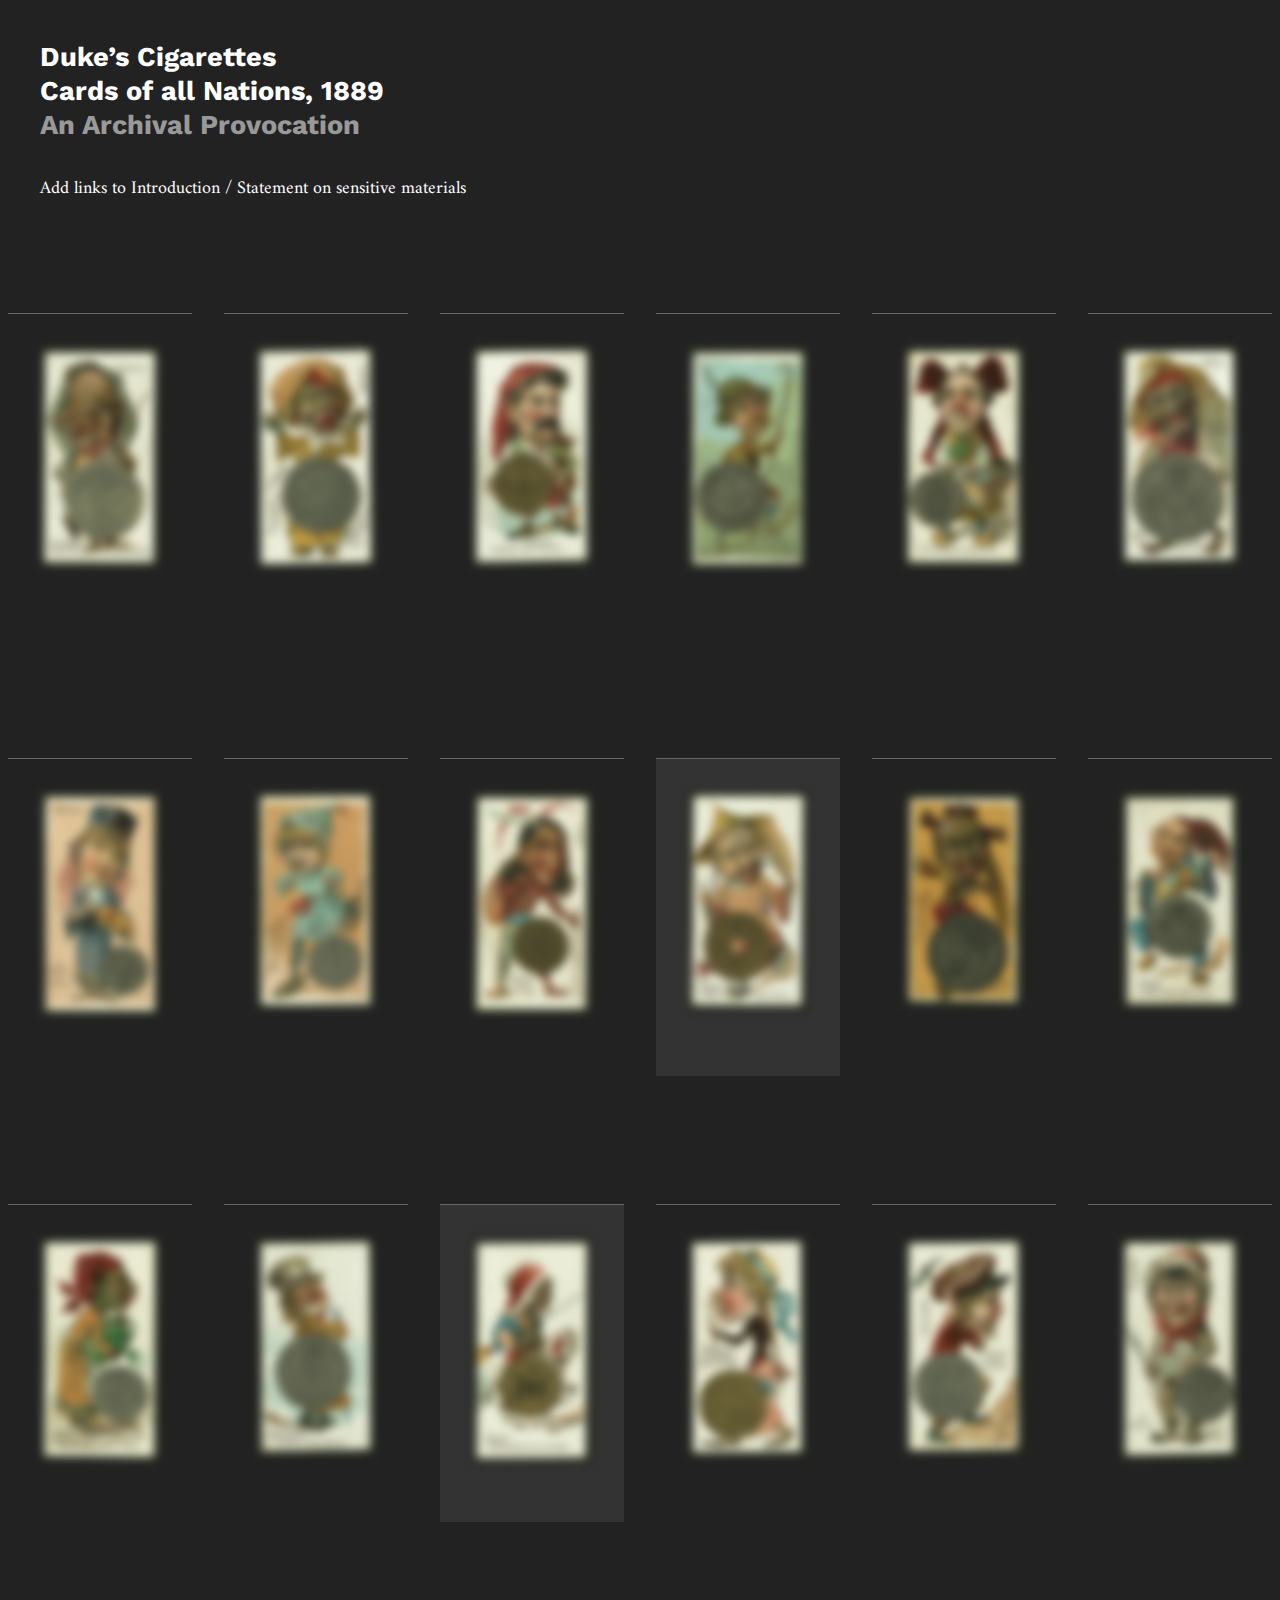
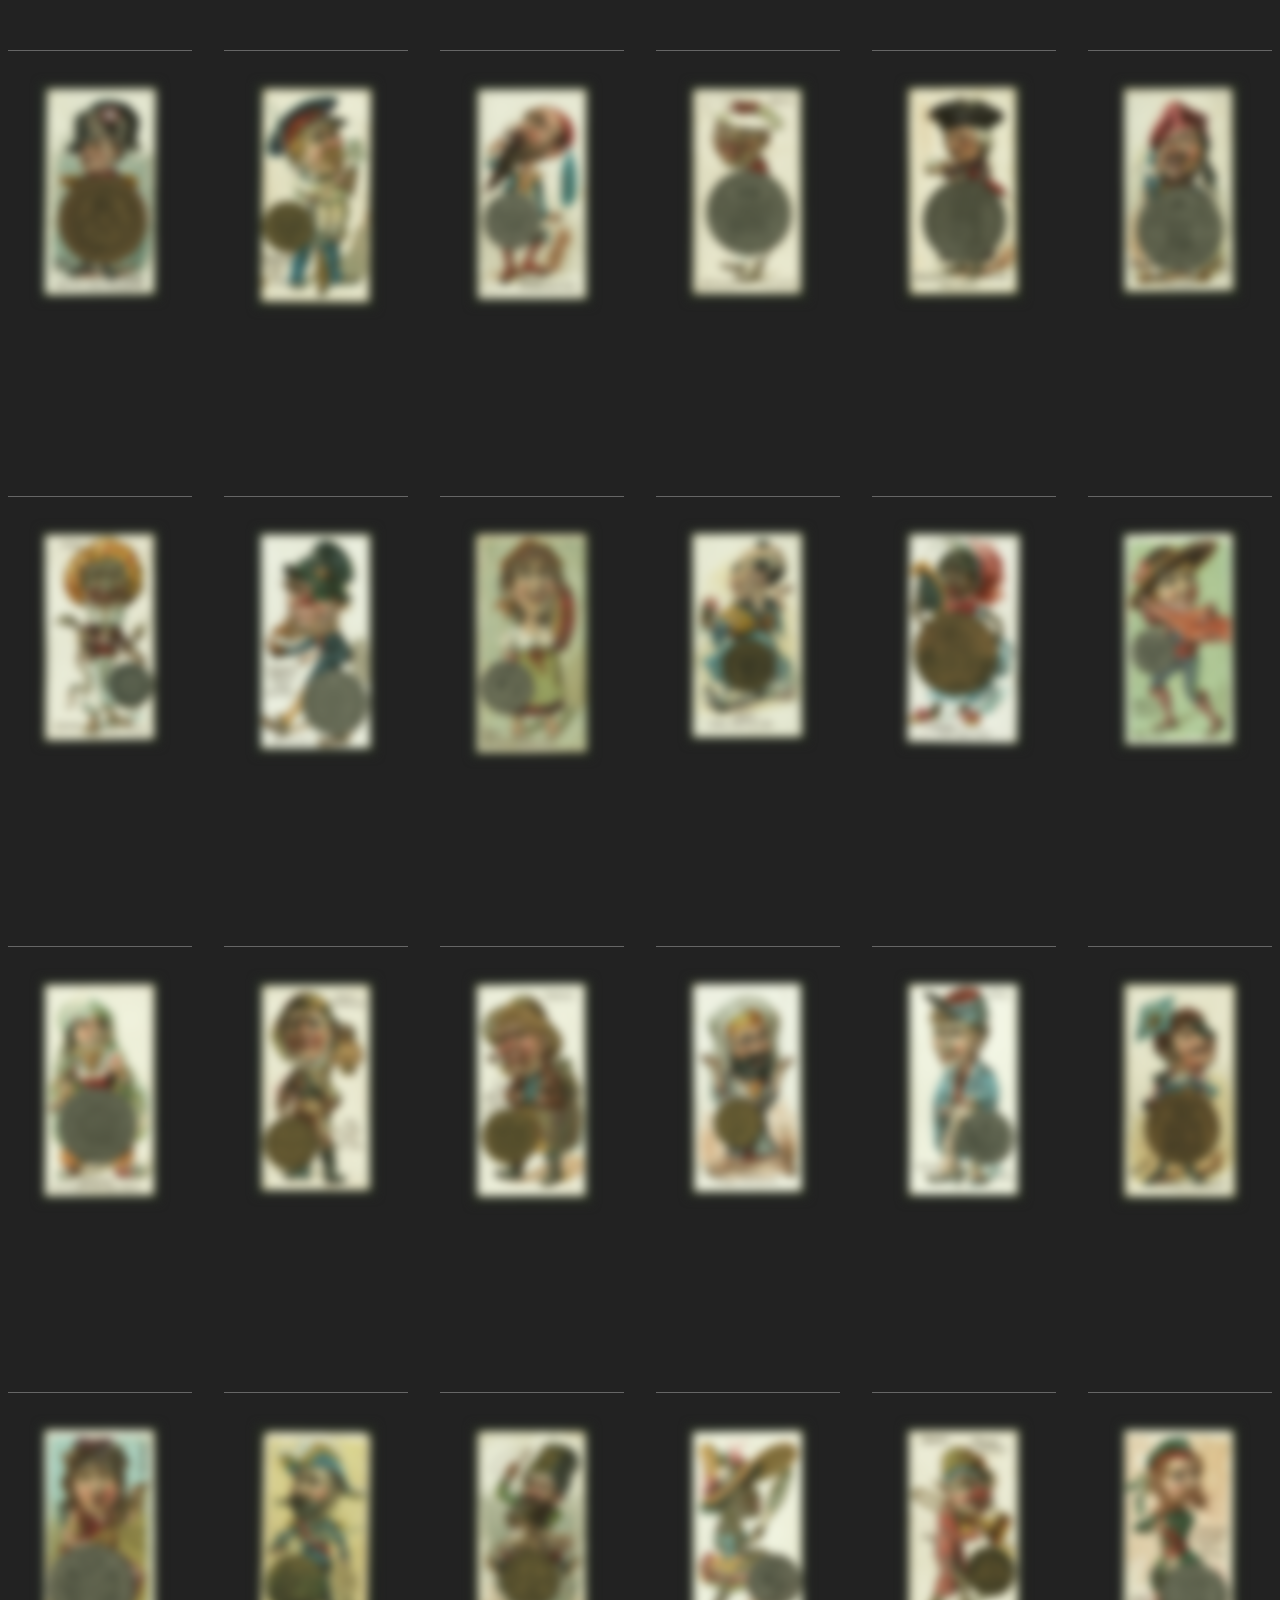
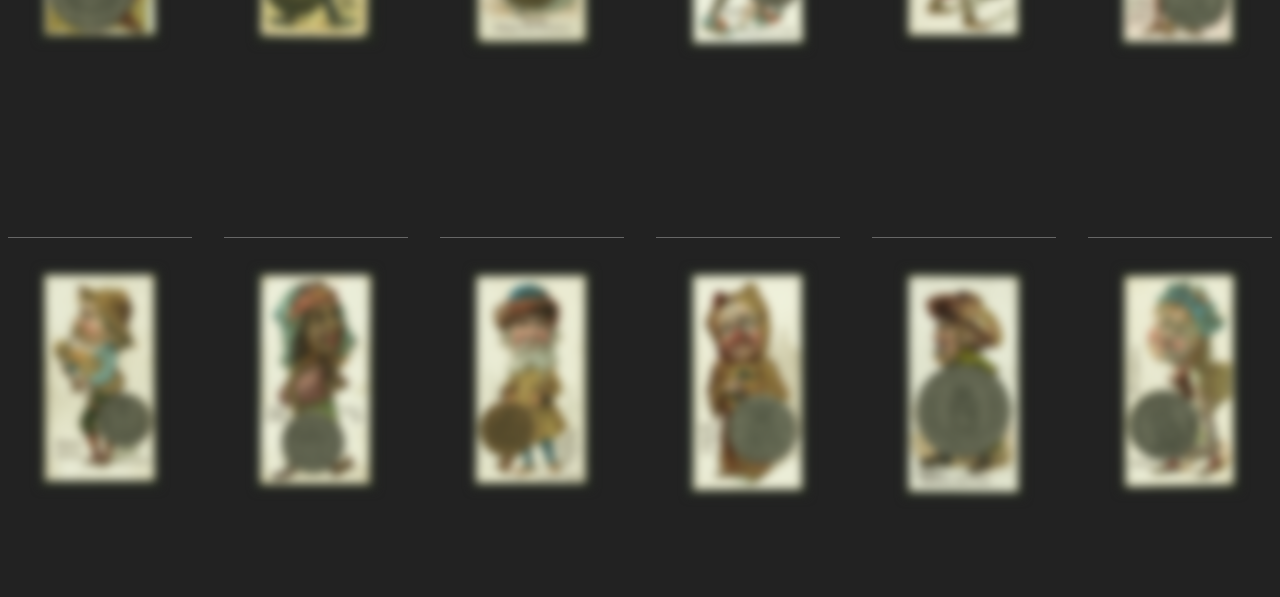
<file: index.html>
<!doctype html>
<html lang="en-US">
<head>
	<meta charset="UTF-8">
	<meta name="viewport" content="width=device-width">
	<title>Duke’s Cigarettes Cards of all Nations</title>
	<META NAME="ROBOTS" CONTENT="NOINDEX, NOFOLLOW">
<link rel="stylesheet" href="style.css" type="text/css" media="all" />
<link rel="preconnect" href="https://fonts.gstatic.com">
<link href="https://fonts.googleapis.com/css2?family=Amiri:ital@0;1&family=Work+Sans:ital,wght@0,300;0,500;0,700;1,300;1,500;1,700&display=swap" rel="stylesheet">                                                                                                                                                                                              </head>
<body class="home">
	
<header>
	<h1><a href="index.html">Duke’s Cigarettes<br>Cards of all Nations, 1889</a></h2>
	<h3>An Archival Provocation</h3>
	<p class="space">Add links to Introduction / Statement on sensitive materials</p>
</header>



<article>

  
  <section>
	  <img src="images/algeria.jpg">
  </section>
      
  <section>
	  <img src="images/arabia.jpg">
  </section>
  
  <section>
	  <img src="images/austria.jpg">
  </section>
  
  <section>
	  <img src="images/bavaria.jpg">
  </section>
  
  <section>
	  <img src="images/belgium.jpg">
  </section>
  
  <section>
	  <img src="images/Brazil.jpg">
  </section>
  
  <section>
	  <img src="images/Burmah.jpg">
  </section>
  
  <section>
	  <img src="images/Canada.jpg">
  </section>
  
  <section>
	  <img src="images/Chili.jpg">
  </section>
  
  <section class="dk">
	  <a href="china.html"><img src="images/china.jpg"></a>
  </section>
  <section>
	  <img src="images/Congo.jpg">
  </section>
    
  <section>
	  <img src="images/Corea.jpg">
  </section>
    
  <section>
	  <img src="images/Cuba.jpg">
  </section>
    
  <section>
	  <img src="images/Denmark.jpg">
  </section>
    
  <section class="dk">
	  <a href="egypt.html"><img src="images/Egypt.jpg"></a>
  </section>
    
  <section>
	  <img src="images/England.jpg">
  </section>
    
  <section>
	  <img src="images/Equador.jpg">
  </section>
    
  <section>
	  <img src="images/Finland.jpg">
  </section>
    
  <section>
	  <img src="images/French Empire.jpg">
  </section>
    
  <section>
	  <img src="images/Germany.jpg">
  </section>
    
  <section>
	  <img src="images/Greece.jpg">
  </section>
    
  <section>
	  <img src="images/Hayti.jpg">
  </section>
    
  <section>
	  <img src="images/Holland.jpg">
  </section>
    
  <section>
	  <img src="images/Hungary.jpg">
  </section>
    
  <section>
	  <img src="images/India.jpg">
  </section>
    
  <section>
	  <img src="images/Ireland.jpg">
  </section>
    
  <section>
	  <img src="images/Italy.jpg">
  </section>
    
  <section>
	  <img src="images/Japan.jpg">
  </section>
    
  <section>
	  <img src="images/Liberia.jpg">
  </section>
    
  <section>
	  <img src="images/Mexico.jpg">
  </section>
    
  <section>
	  <img src="images/Morocco.jpg">
  </section>
    
  <section>
	  <img src="images/Newfoundland.jpg">
  </section>
    
  <section>
	  <img src="images/Norway.jpg">
  </section>
    
  <section>
	  <img src="images/Persia.jpg">
  </section>
    
  <section>
	  <img src="images/Peru.jpg">
  </section>
    
  <section>
	  <img src="images/Poland.jpg">
  </section>
    
  <section>
	  <img src="images/Portugal.jpg">
  </section>
    
  <section>
	  <img src="images/Republic of France.jpg">
  </section>
    
  <section>
	  <img src="images/Russia.jpg">
  </section>
    
  <section>
	  <img src="images/Sandwich Is.jpg">
  </section>
    
  <section>
	  <img src="images/Saxony.jpg">
  </section>
    
  <section>
	  <img src="images/Scotland.jpg">
  </section>
    
  <section>
	  <img src="images/Servia.jpg">
  </section>
    
  <section>
	  <img src="images/Siam.jpg">
  </section>
    
  <section>
	  <img src="images/Siberia.jpg">
  </section>
    
  <section>
	  <img src="images/Spain.jpg">
  </section>
    
  <section>
	  <img src="images/Sweden.jpg">
  </section>
    
  <section>
	  <img src="images/Switzerland.jpg">
  </section>
    
    
</article>



</body>
</html>
</file>
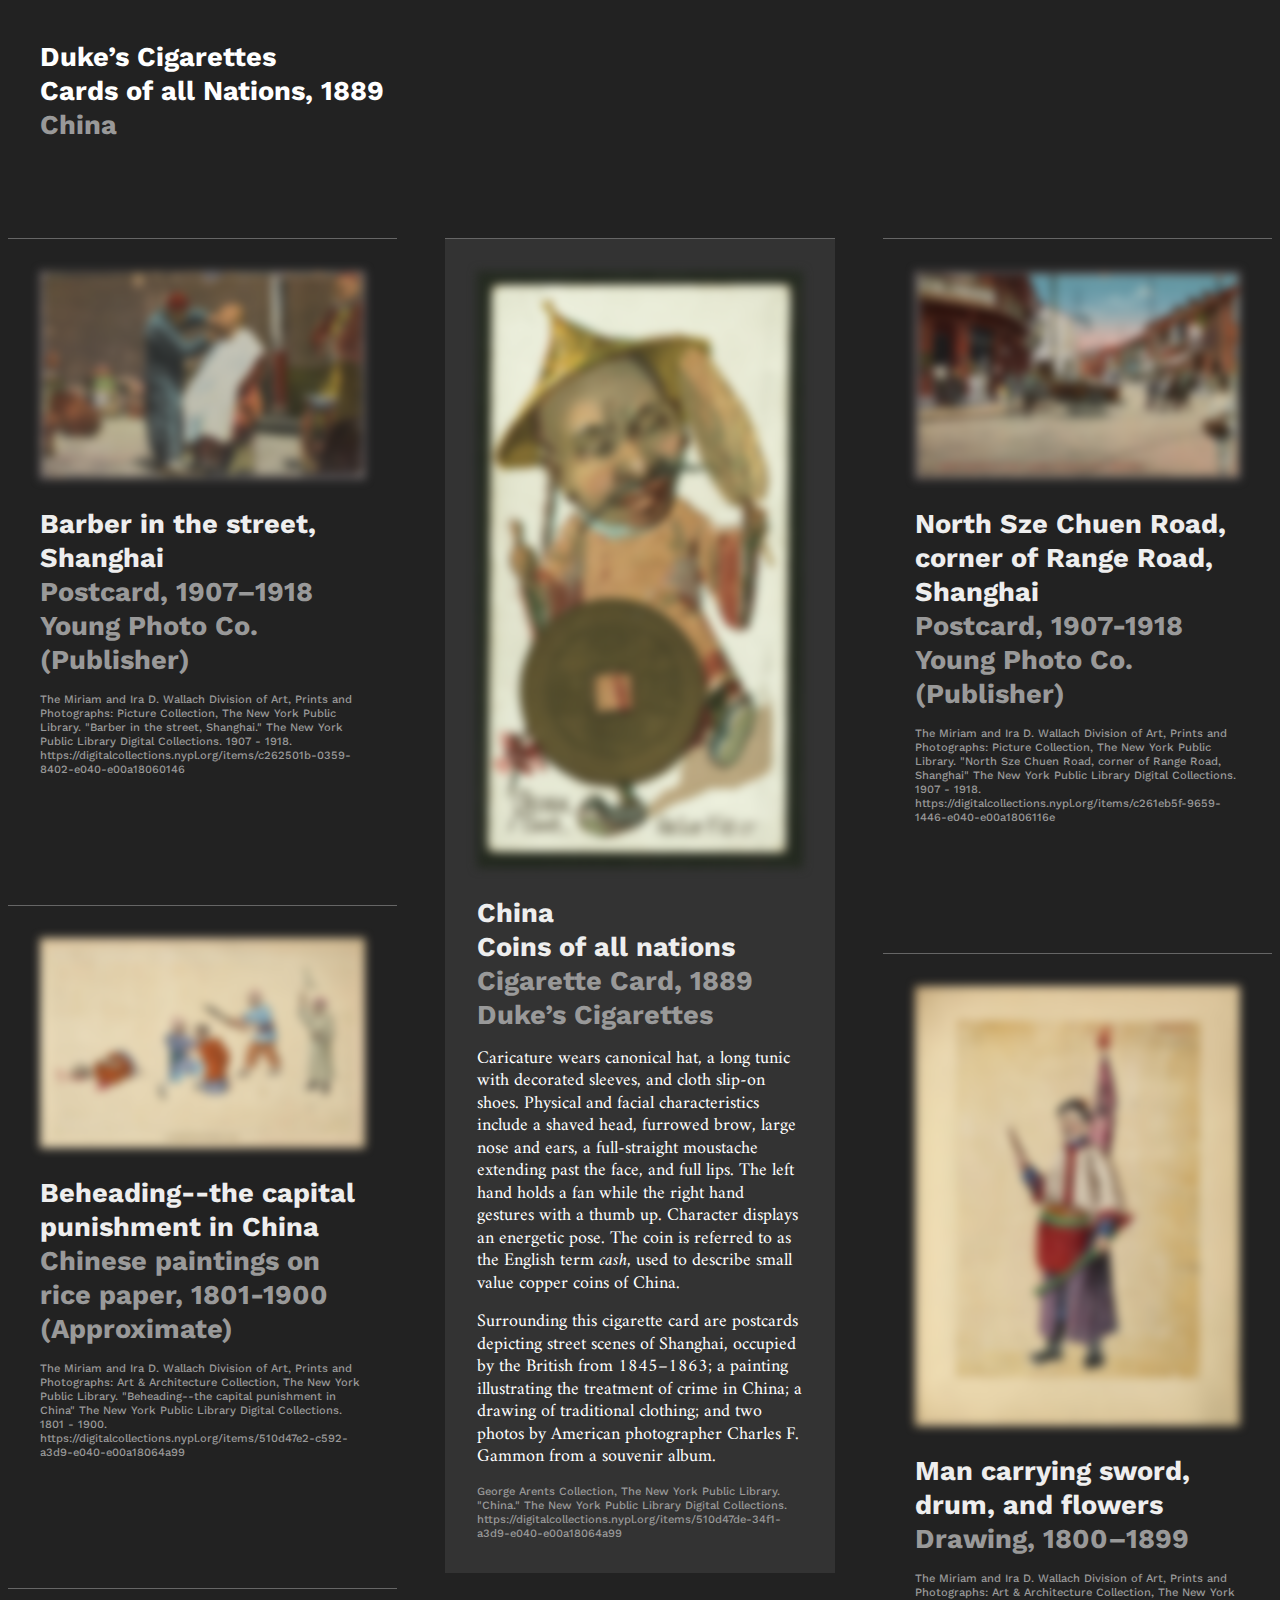
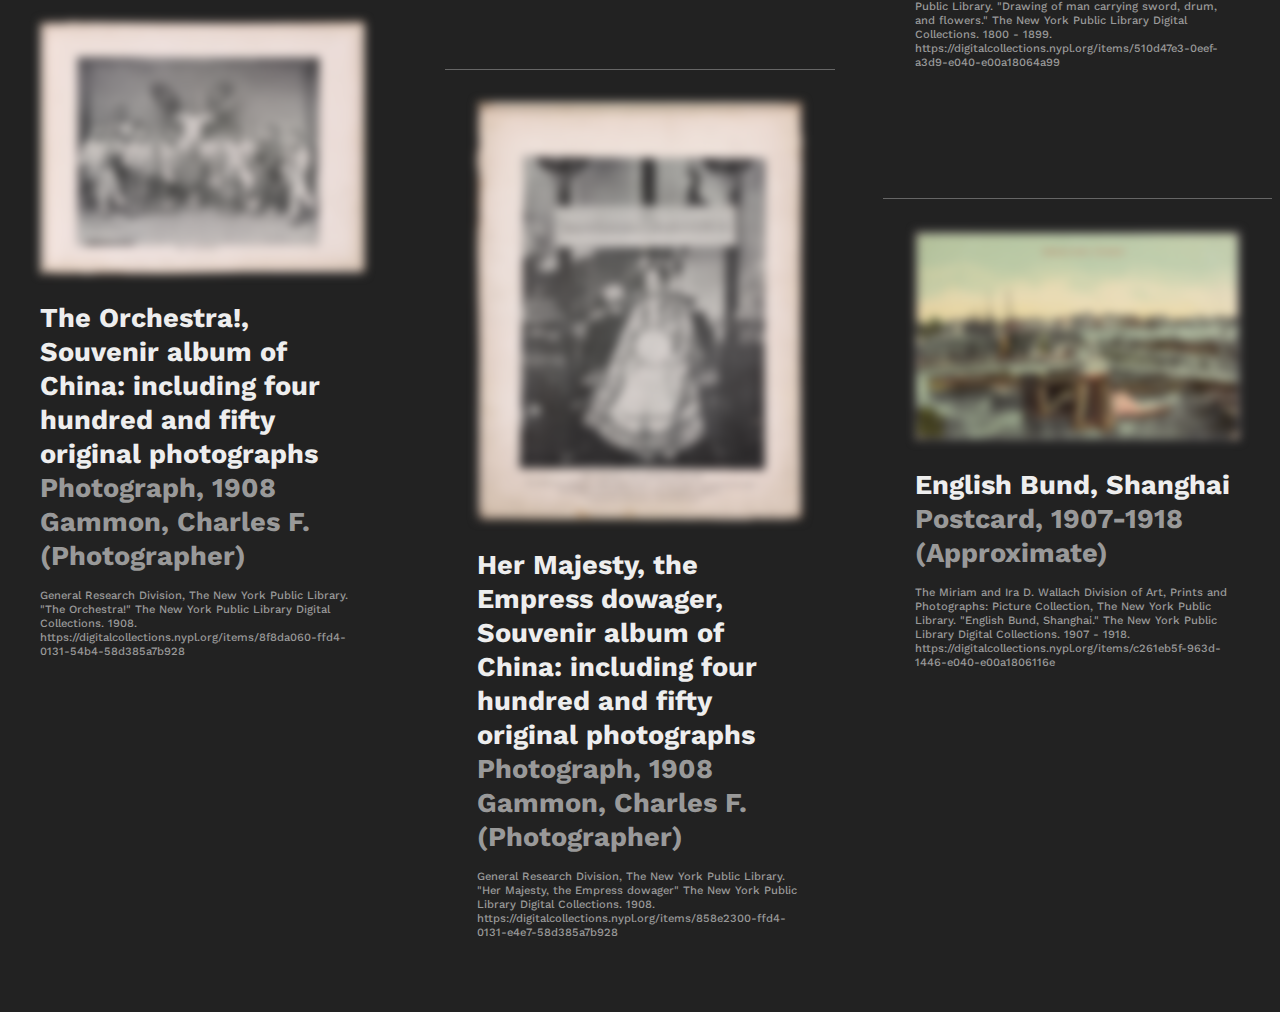
<file: china.html>
<!doctype html>
<html lang="en-US">
<head>
	<meta charset="UTF-8">
	<meta name="viewport" content="width=device-width">
	<title>China, Duke’s Cigarettes Cards of all Nations</title>
	<META NAME="ROBOTS" CONTENT="NOINDEX, NOFOLLOW">
<link rel="stylesheet" href="style.css" type="text/css" media="all" />
<link rel="preconnect" href="https://fonts.gstatic.com">
<link href="https://fonts.googleapis.com/css2?family=Amiri:ital@0;1&family=Work+Sans:ital,wght@0,300;0,500;0,700;1,300;1,500;1,700&display=swap" rel="stylesheet">                                                                                                                                                                                              </head>
<body>
	
<header>
	<h1><a href="index.html">Duke’s Cigarettes<br>Cards of all Nations, 1889</a></h2>
	<h3>China</h3>
</header>

<article>

  
  <section>
	  <img src="images/nypl.digitalcollections.c262501b-0359-8402-e040-e00a18060146.001.w.jpg">
	  <h2>Barber in the street, Shanghai</h2>
	  <h3>Postcard, 1907–1918</h3>
	  <h4>Young Photo Co. (Publisher)</h4>
    <h6>The Miriam and Ira D. Wallach Division of Art, Prints and Photographs: Picture Collection, The New York Public Library. "Barber in the street, Shanghai." The New York Public Library Digital Collections. 1907 - 1918. https://digitalcollections.nypl.org/items/c262501b-0359-8402-e040-e00a18060146</h6>
  </section>
  
  <section>
	  <img src="images/nypl.digitalcollections.510d47e2-c592-a3d9-e040-e00a18064a99.001.w.jpg">
	  <h2>Beheading--the capital punishment in China</h2>
	  <h3>Chinese paintings on rice paper, 1801-1900 (Approximate)</h3>
    <h6>The Miriam and Ira D. Wallach Division of Art, Prints and Photographs: Art & Architecture Collection, The New York Public Library. "Beheading--the capital punishment in China" The New York Public Library Digital Collections. 1801 - 1900. https://digitalcollections.nypl.org/items/510d47e2-c592-a3d9-e040-e00a18064a99</h6>
  </section>
  
  <section>
	  <img src="images/nypl.digitalcollections.8f8da060-ffd4-0131-54b4-58d385a7b928.001.w.jpg">
	  <h2>The Orchestra!, Souvenir album of China: including four hundred and fifty original photographs</h2>
	  <h3>Photograph, 1908</h3>
	  <h4>Gammon, Charles F. (Photographer)</h4>
    <h6>General Research Division, The New York Public Library. "The Orchestra!" The New York Public Library Digital Collections. 1908. https://digitalcollections.nypl.org/items/8f8da060-ffd4-0131-54b4-58d385a7b928</h6>
  </section>
  
  <section class="dk">
	  <img src="images/china.jpg">
	  <h2>China</h2>
	  <h2>Coins of all nations</h2>
	  <h3>Cigarette Card, 1889</h3>
	  <h4>Duke’s Cigarettes</h4>
	  <p>Caricature wears canonical hat, a long tunic with decorated sleeves, and cloth slip-on shoes. Physical and facial characteristics include a shaved head, furrowed brow, large nose and ears, a full-straight moustache extending past the face, and full lips. The left hand holds a fan while the right hand gestures with a thumb up. Character displays an energetic pose. The coin is referred to as the English term <em>cash</em>, used to describe small value copper coins of China.</p>
	  <p>Surrounding this cigarette card are postcards depicting street scenes of Shanghai, occupied by the British from 1845–1863; a painting illustrating the treatment of crime in China; a drawing of traditional clothing; and two photos by American photographer Charles F. Gammon from a souvenir album.</p>
    <h6>George Arents Collection, The New York Public Library. "China." The New York Public Library Digital Collections. https://digitalcollections.nypl.org/items/510d47de-34f1-a3d9-e040-e00a18064a99</h6>
  </section>
  

  <section>
	  <img src="images/nypl.digitalcollections.858e2300-ffd4-0131-e4e7-58d385a7b928.001.w.jpg">
	  <h2>Her Majesty, the Empress dowager, Souvenir album of China: including four hundred and fifty original photographs</h2>
	  <h3>Photograph, 1908</h3>
	  <h4>Gammon, Charles F. (Photographer)</h4>
    <h6>General Research Division, The New York Public Library. "Her Majesty, the Empress dowager" The New York Public Library Digital Collections. 1908. https://digitalcollections.nypl.org/items/858e2300-ffd4-0131-e4e7-58d385a7b928</h6>
  </section>
  
  <section>
	  <img src="images/nypl.digitalcollections.c261eb5f-9659-1446-e040-e00a1806116e.001.w.jpg">
	  <h2>North Sze Chuen Road, corner of Range Road, Shanghai</h2>
	  <h3>Postcard, 1907-1918</h3>
	  <h4>Young Photo Co. (Publisher)</h4>
    <h6>The Miriam and Ira D. Wallach Division of Art, Prints and Photographs: Picture Collection, The New York Public Library. "North Sze Chuen Road, corner of Range Road, Shanghai" The New York Public Library Digital Collections. 1907 - 1918. https://digitalcollections.nypl.org/items/c261eb5f-9659-1446-e040-e00a1806116e</h6>
  </section>
  
  
  <section>
	  <img src="images/nypl.digitalcollections.510d47e3-0eef-a3d9-e040-e00a18064a99.001.w.jpg">
	  <h2>Man carrying sword, drum, and flowers</h2>
	  <h3>Drawing, 1800–1899</h3>
    <h6>The Miriam and Ira D. Wallach Division of Art, Prints and Photographs: Art & Architecture Collection, The New York Public Library. "Drawing of man carrying sword, drum, and flowers." The New York Public Library Digital Collections. 1800 - 1899. https://digitalcollections.nypl.org/items/510d47e3-0eef-a3d9-e040-e00a18064a99</h6>
  </section>
  
  
  <section>
	  <img src="images/nypl.digitalcollections.c261eb5f-963d-1446-e040-e00a1806116e.001.w.jpg">
	  <h2>English Bund, Shanghai</h2>
	  <h4>Postcard, 1907-1918 (Approximate)</h4>
    <h6>The Miriam and Ira D. Wallach Division of Art, Prints and Photographs: Picture Collection, The New York Public Library. "English Bund, Shanghai." The New York Public Library Digital Collections. 1907 - 1918. https://digitalcollections.nypl.org/items/c261eb5f-963d-1446-e040-e00a1806116e</h6>
  </section>
  
</article>



</body>
</html>
</file>
<file: style.css>
*, *:before, *:after {
  box-sizing: border-box !important;
}
header {
	max-width: 1400px;
	margin: 0 auto;
	padding: 2rem;
}
article {
	max-width: 1400px;
	margin: 0 auto;
column-width: auto;
column-gap: 3rem;
column-count: 3;
}
.home article {
display: grid;
  grid-template-columns: auto auto auto auto auto auto;
  grid-gap: 2rem;
}
.space {margin-top: 2em;}
section {
  display: inline-block;
  margin: 4rem 0 2rem 0;
  padding: 2rem;
  width: 100%;
  background: #222;
  border-top: 1px solid #666;
}
section:hover {
	background: #000;
}
.dk {
	background: #333;
}
section img {
width: 100%;
    max-height: 600px; 
    object-fit: contain;	
    filter: blur(5px);
    margin: 0 0 20px 0;
cursor: pointer;
}
section:hover img {
	filter: blur(0);
}
p {
  margin: 1rem 0;
}

/*  styles for background color, etc; not necessary for this thing to work  */
body {
  font-family: 'Amiri', serif;
  background: #222;
  line-height: 1.25;
  font-size: 18px;
  font-weight: 400;
  color: #fff;
}
h1, h2, h3, h4, h5, h6 {
	font-family: 'Work Sans', sans-serif;
}
h1 {
	font-size: 1.7rem;
	font-weight: 700;
	color: #eee;
	margin:0;
}
h2 {
	font-size: 1.7rem;
	font-weight: 700;
	color: #eee;
	margin:0;
}
h3 {
	font-size: 1.7rem;
	font-weight: 700;
	color: #999;
	margin:0;
}
h4 {
	font-size: 1.7rem;
	font-weight: 700;
	color: #999;
	margin:0;
}
h6 {
	font-size: 0.7rem;
	font-weight: 500;
	color: #999;
	margin: 1rem 0 0 0;
}
h6 a {
	color: #999;
}
p {
  text-align: left;
}
a, a:visited {
	color: #fff;
	text-decoration: none;
}
a:hover {
color: yellow;
}


@media only screen and (max-width: 900px)  {

article {
column-count: 2;
}

}

@media only screen and (max-width: 500px)  {

article {
column-count: 1;
}

}
</file>
